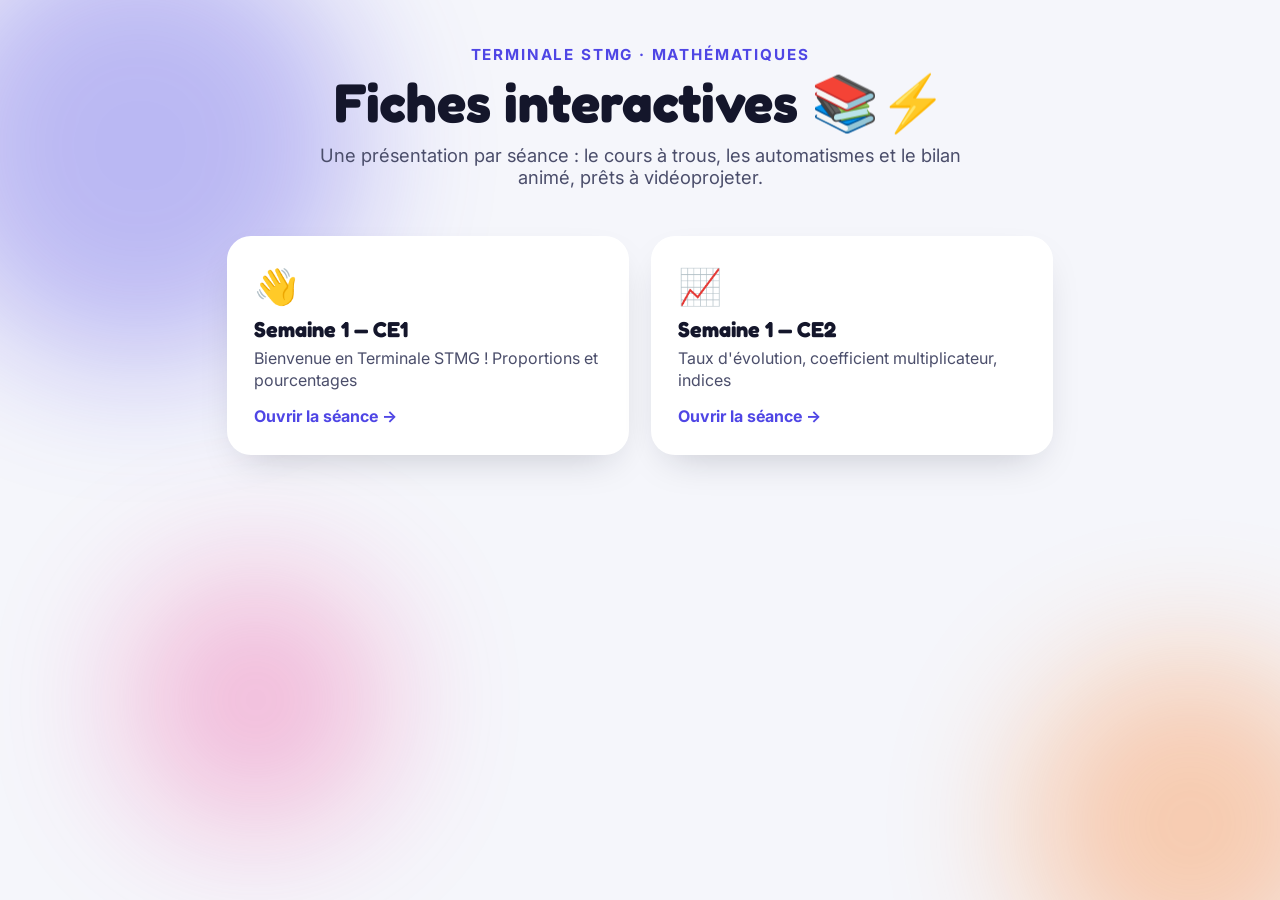
<file: index.html>
<!DOCTYPE html>
<html lang="fr">
<head>
<meta charset="UTF-8" />
<meta name="viewport" content="width=device-width, initial-scale=1.0" />
<title>Fiches interactives — Terminale STMG</title>
<link rel="preconnect" href="https://fonts.googleapis.com" />
<link rel="preconnect" href="https://fonts.gstatic.com" crossorigin />
<link href="https://fonts.googleapis.com/css2?family=Fredoka:wght@500;600;700&family=Inter:wght@400;500;600;700;800&display=swap" rel="stylesheet" />
<style>
  * { box-sizing: border-box; }
  html, body {
    margin: 0; padding: 0; min-height: 100%;
    background: #f5f6fb; color: #14162b;
    font-family: "Inter", system-ui, sans-serif;
  }
  #bg-decor { position: fixed; inset: 0; z-index: 0; overflow: hidden; pointer-events: none; }
  #bg-decor .blob { position: absolute; border-radius: 50%; filter: blur(70px); opacity: .35; animation: float 20s ease-in-out infinite; }
  #bg-decor .blob:nth-child(1) { width: 34vw; height: 34vw; top: -8%; left: -6%; background: #4f46e5; }
  #bg-decor .blob:nth-child(2) { width: 26vw; height: 26vw; bottom: -10%; right: -6%; background: #fb7a24; animation-delay: -6s; }
  #bg-decor .blob:nth-child(3) { width: 20vw; height: 20vw; bottom: 8%; left: 10%; background: #ec4899; animation-delay: -3s; }
  @keyframes float { 0%,100% { transform: translate(0,0) scale(1);} 50% { transform: translate(3vw,4vw) scale(1.06);} }

  main {
    position: relative; z-index: 1;
    max-width: 980px; margin: 0 auto;
    padding: 5vh 6vw 8vh;
  }
  header { text-align: center; margin-bottom: 3rem; }
  header .kicker {
    text-transform: uppercase; letter-spacing: .12em; font-weight: 700;
    font-size: .95rem; color: #4f46e5;
  }
  header h1 {
    font-family: "Fredoka", sans-serif;
    font-size: clamp(2.2rem, 5vw, 3.4rem);
    margin: .3rem 0 .6rem;
  }
  header p { font-size: 1.15rem; color: #4b4e6b; max-width: 56ch; margin: 0 auto; }

  #list {
    display: grid;
    grid-template-columns: repeat(auto-fill, minmax(280px, 1fr));
    gap: 1.4rem;
  }
  .card {
    display: block;
    background: #fff;
    border-radius: 24px;
    padding: 1.6rem 1.5rem;
    text-decoration: none;
    color: inherit;
    box-shadow: 0 16px 40px -18px rgba(20,22,43,.25);
    border: 3px solid transparent;
    transition: transform .2s ease, border-color .2s ease, box-shadow .2s ease;
  }
  .card:hover {
    transform: translateY(-4px);
    border-color: #c7d2fe;
    box-shadow: 0 24px 50px -18px rgba(79,70,229,.35);
  }
  .card .emoji { font-size: 2.2rem; }
  .card h2 { font-family: "Fredoka", sans-serif; font-size: 1.35rem; margin: .5rem 0 .3rem; }
  .card p { color: #4b4e6b; font-size: 1rem; line-height: 1.4; margin: 0; }
  .card .go { display: inline-block; margin-top: .9rem; font-weight: 700; color: #4f46e5; }

  #empty {
    text-align: center; color: #4b4e6b; font-size: 1.1rem;
    background: #fff; border-radius: 20px; padding: 2rem;
  }
</style>
</head>
<body>

  <div id="bg-decor"><div class="blob"></div><div class="blob"></div><div class="blob"></div></div>

  <main>
    <header>
      <p class="kicker">Terminale STMG · Mathématiques</p>
      <h1>Fiches interactives 📚⚡</h1>
      <p>Une présentation par séance : le cours à trous, les automatismes et le bilan animé, prêts à vidéoprojeter.</p>
    </header>

    <div id="list"></div>
    <div id="empty" style="display:none;">Aucune séance dans le manifest pour l'instant. Ajoute-en une dans <code>data/manifest.js</code>.</div>
  </main>

  <script src="data/manifest.js"></script>
  <script>
    const list = document.getElementById("list");
    const sessions = window.SESSIONS_MANIFEST || [];
    if (sessions.length === 0) {
      document.getElementById("empty").style.display = "block";
    } else {
      sessions.forEach((s) => {
        const a = document.createElement("a");
        a.className = "card";
        a.href = `seance.html?s=${encodeURIComponent(s.id)}`;
        a.innerHTML = `
          <div class="emoji">${s.emoji || "📄"}</div>
          <h2>${s.title}</h2>
          <p>${s.subtitle || ""}</p>
          <span class="go">Ouvrir la séance →</span>
        `;
        list.appendChild(a);
      });
    }
  </script>
</body>
</html>
</file>
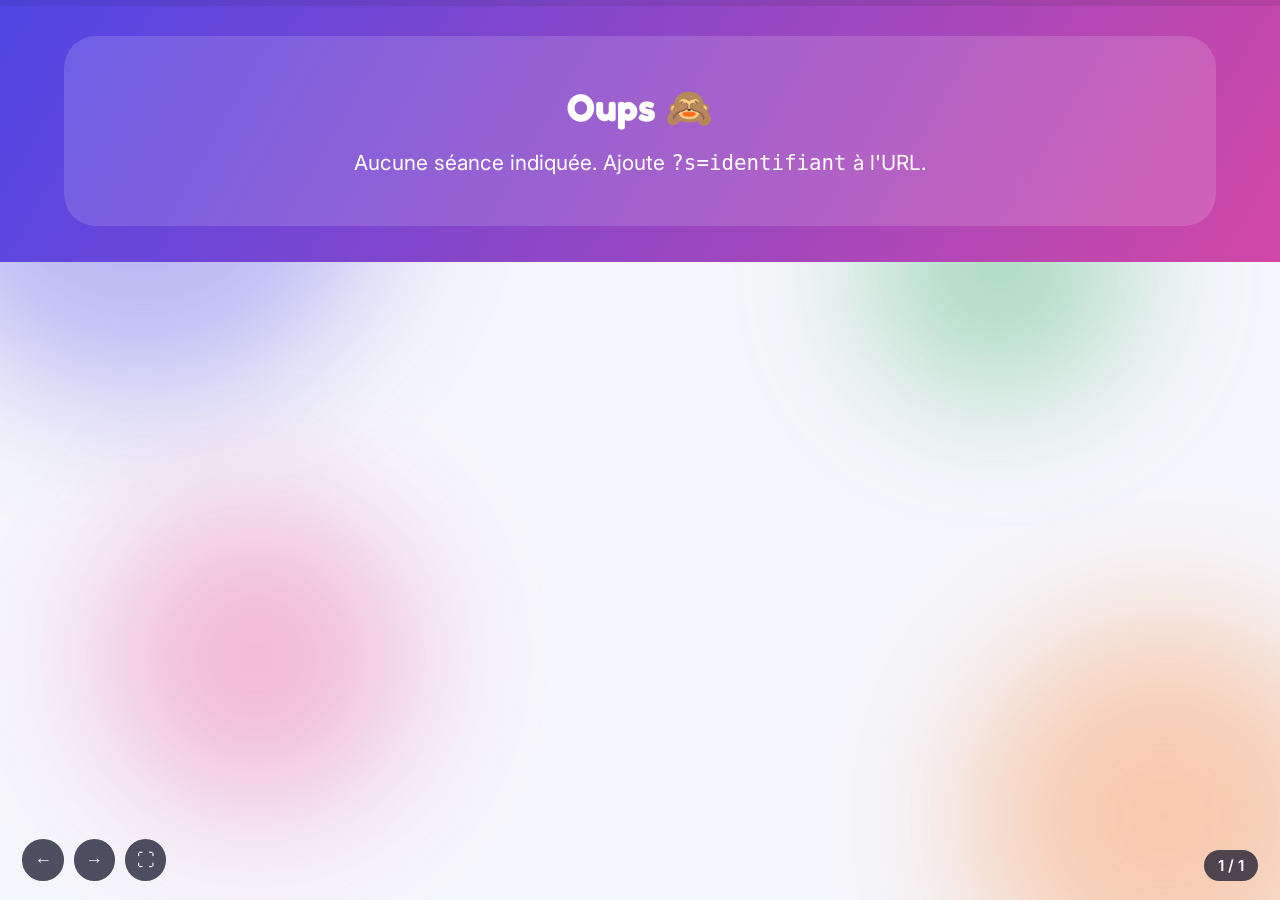
<file: seance.html>
<!DOCTYPE html>
<html lang="fr">
<head>
<meta charset="UTF-8" />
<meta name="viewport" content="width=device-width, initial-scale=1.0" />
<title>Fiche interactive — Terminale STMG</title>
<link rel="preconnect" href="https://fonts.googleapis.com" />
<link rel="preconnect" href="https://fonts.gstatic.com" crossorigin />
<link href="https://fonts.googleapis.com/css2?family=Fredoka:wght@500;600;700&family=Inter:wght@400;500;600;700;800&display=swap" rel="stylesheet" />
<link rel="stylesheet" href="assets/style.css" />
</head>
<body>

  <div id="bg-decor">
    <div class="blob"></div>
    <div class="blob"></div>
    <div class="blob"></div>
    <div class="blob"></div>
  </div>

  <main id="deck"></main>

  <div id="progress-track" class="chrome">
    <div id="progress-fill"></div>
  </div>

  <div id="nav-buttons" class="chrome">
    <button id="btn-prev" class="nav-btn" aria-label="Précédent">←</button>
    <button id="btn-next" class="nav-btn" aria-label="Suivant">→</button>
    <button id="btn-fullscreen" class="nav-btn" aria-label="Plein écran">⛶</button>
  </div>

  <div id="slide-dots" class="chrome"></div>
  <div id="slide-counter" class="chrome">1 / 1</div>

  <script src="assets/confetti.js"></script>
  <script src="assets/engine.js"></script>
</body>
</html>
</file>
<file: assets/style.css>
/* =========================================================================
   Thème "Clair & énergique" — Fiches interactives Terminale STMG
   ========================================================================= */

:root {
  --ink: #14162b;
  --ink-soft: #4b4e6b;
  --indigo: #4f46e5;
  --blue: #2563eb;
  --orange: #fb7a24;
  --pink: #ec4899;
  --green: #16a34a;
  --yellow: #eab308;
  --purple: #8b5cf6;
  --bg: #f5f6fb;
  --card: #ffffff;
  --radius-lg: 32px;
  --radius-md: 18px;
  --shadow-lg: 0 30px 70px -25px rgba(20, 22, 43, 0.35);
  --shadow-sm: 0 10px 25px -12px rgba(20, 22, 43, 0.25);
}

* { box-sizing: border-box; }

html, body {
  margin: 0;
  padding: 0;
  width: 100%;
  height: 100%;
  overflow: hidden;
  background: var(--bg);
  color: var(--ink);
  font-family: "Inter", system-ui, sans-serif;
  -webkit-font-smoothing: antialiased;
}

h1, h2, h3 {
  font-family: "Fredoka", "Inter", sans-serif;
  margin: 0;
  line-height: 1.05;
}

p { margin: 0; }

/* ---------------------------------------------------------------------- *
 *  Décor de fond permanent : blobs flottants
 * ---------------------------------------------------------------------- */
#bg-decor {
  position: fixed;
  inset: 0;
  z-index: 0;
  overflow: hidden;
  pointer-events: none;
}
#bg-decor .blob {
  position: absolute;
  border-radius: 50%;
  filter: blur(70px);
  opacity: 0.35;
  animation: float 18s ease-in-out infinite;
}
#bg-decor .blob:nth-child(1) { width: 38vw; height: 38vw; top: -10%; left: -8%; background: var(--indigo); animation-duration: 22s; }
#bg-decor .blob:nth-child(2) { width: 30vw; height: 30vw; bottom: -12%; right: -6%; background: var(--orange); animation-duration: 26s; animation-delay: -6s; }
#bg-decor .blob:nth-child(3) { width: 24vw; height: 24vw; bottom: 10%; left: 8%; background: var(--pink); animation-duration: 20s; animation-delay: -3s; }
#bg-decor .blob:nth-child(4) { width: 20vw; height: 20vw; top: 15%; right: 12%; background: var(--green); animation-duration: 24s; animation-delay: -10s; }

@keyframes float {
  0%, 100% { transform: translate(0, 0) scale(1); }
  33% { transform: translate(4vw, 3vw) scale(1.08); }
  66% { transform: translate(-3vw, 4vw) scale(0.95); }
}

/* ---------------------------------------------------------------------- *
 *  Deck / slides
 * ---------------------------------------------------------------------- */
#deck {
  position: relative;
  width: 100vw;
  height: 100vh;
  z-index: 1;
}

.slide {
  position: absolute;
  inset: 0;
  display: flex;
  align-items: center;
  justify-content: center;
  padding: 4vh 5vw;
  opacity: 0;
  transform: scale(0.9) translateY(3vh);
  pointer-events: none;
  transition: opacity 0.65s cubic-bezier(0.16, 1, 0.3, 1), transform 0.65s cubic-bezier(0.16, 1, 0.3, 1);
}
.slide.active {
  opacity: 1;
  transform: scale(1) translateY(0);
  pointer-events: auto;
}

.slide-bg {
  position: absolute;
  inset: 0;
  z-index: 0;
  border-radius: 0;
}

/* Dégradés par type de slide */
.kind-title .slide-bg { background: linear-gradient(120deg, #4f46e5, #ec4899 55%, #fb7a24); background-size: 220% 220%; animation: gradientShift 12s ease infinite; }
.kind-objectif .slide-bg { background: linear-gradient(135deg, #eef2ff, #e0e7ff); }
.kind-organisation .slide-bg { background: linear-gradient(135deg, #fff7ed, #ffe4e6); }
.kind-flash .slide-bg { background: linear-gradient(135deg, #ecfeff, #eef2ff); }
.kind-cours .slide-bg { background: linear-gradient(135deg, #fefce8, #fff7ed); }
.kind-exercice .slide-bg { background: linear-gradient(135deg, #f0fdf4, #ecfeff); }
.kind-bilan .slide-bg { background: linear-gradient(135deg, #fdf4ff, #ffe4e6); }
.kind-fin .slide-bg { background: linear-gradient(120deg, #16a34a, #4f46e5 55%, #ec4899); background-size: 220% 220%; animation: gradientShift 10s ease infinite; }

@keyframes gradientShift {
  0% { background-position: 0% 50%; }
  50% { background-position: 100% 50%; }
  100% { background-position: 0% 50%; }
}

/* ---------------------------------------------------------------------- *
 *  Stage : la carte claire qui porte le texte (lisibilité +++)
 * ---------------------------------------------------------------------- */
.stage {
  position: relative;
  z-index: 1;
  width: min(1180px, 92vw);
  max-height: 86vh;
  overflow-y: auto;
  background: rgba(255, 255, 255, 0.94);
  border-radius: var(--radius-lg);
  box-shadow: var(--shadow-lg);
  padding: clamp(2rem, 4vw, 4rem);
  backdrop-filter: blur(6px);
  display: flex;
  flex-direction: column;
  align-items: center;
  gap: 1.4rem;
  text-align: center;
}

.kind-title .stage,
.kind-fin .stage {
  background: rgba(255, 255, 255, 0.14);
  box-shadow: none;
  backdrop-filter: none;
  color: #fff;
}

h2 {
  font-size: clamp(2rem, 3.6vw, 3.2rem);
  color: var(--ink);
}
.kind-title h2, .kind-fin h2 { color: #fff; }

.subtitle { font-size: clamp(1.1rem, 1.6vw, 1.5rem); color: var(--ink-soft); }
.subtitle.small { margin-top: -0.8rem; }
.kind-title .subtitle, .kind-fin .subtitle { color: rgba(255,255,255,0.92); }

/* ---------------------------------------------------------------------- *
 *  Slide titre
 * ---------------------------------------------------------------------- */
.stage-title .kicker {
  font-weight: 700;
  letter-spacing: 0.14em;
  text-transform: uppercase;
  font-size: clamp(0.9rem, 1.1vw, 1.15rem);
  opacity: 0.85;
}
.title-word {
  font-size: clamp(2.6rem, 6.4vw, 6rem);
  font-weight: 700;
  color: #fff;
  text-shadow: 0 12px 40px rgba(0,0,0,0.25);
  animation: popIn 0.9s cubic-bezier(0.34, 1.56, 0.64, 1);
}
.footer-note { font-size: clamp(1rem, 1.3vw, 1.3rem); font-weight: 600; }
.nav-tip {
  margin-top: 1.4rem;
  font-size: 0.95rem;
  opacity: 0.85;
  background: rgba(255,255,255,0.15);
  padding: 0.55em 1.1em;
  border-radius: 999px;
}

@keyframes popIn {
  0% { transform: scale(0.6); opacity: 0; }
  70% { transform: scale(1.05); opacity: 1; }
  100% { transform: scale(1); }
}

/* ---------------------------------------------------------------------- *
 *  Objectif
 * ---------------------------------------------------------------------- */
.icon-badge {
  font-size: 3.4rem;
  animation: bounceIn 0.8s cubic-bezier(0.34, 1.56, 0.64, 1);
}
.lead { font-size: clamp(1.3rem, 2.2vw, 1.9rem); line-height: 1.5; max-width: 46ch; }

@keyframes bounceIn {
  0% { transform: scale(0) rotate(-15deg); opacity: 0; }
  60% { transform: scale(1.2) rotate(8deg); opacity: 1; }
  100% { transform: scale(1) rotate(0); }
}

/* ---------------------------------------------------------------------- *
 *  Organisation de l'année (cartes)
 * ---------------------------------------------------------------------- */
.card-row {
  display: flex;
  gap: 1.6rem;
  flex-wrap: wrap;
  justify-content: center;
  margin-top: 0.6rem;
}
.org-card {
  width: 260px;
  background: var(--card);
  border-radius: var(--radius-md);
  box-shadow: var(--shadow-sm);
  padding: 1.8rem 1.4rem;
  opacity: 0;
  transform: translateY(40px) scale(0.9);
  transition: opacity 0.55s cubic-bezier(0.16, 1, 0.3, 1), transform 0.55s cubic-bezier(0.16, 1, 0.3, 1);
  transition-delay: var(--delay, 0s);
  border: 3px solid transparent;
}
.org-card:nth-child(1) { border-color: #c7d2fe; }
.org-card:nth-child(2) { border-color: #fed7aa; }
.org-card:nth-child(3) { border-color: #fbcfe8; }
.org-card.revealed { opacity: 1; transform: translateY(0) scale(1); }
.org-icon { font-size: 2.6rem; margin-bottom: 0.5rem; }
.org-card h3 { font-size: 1.3rem; margin-bottom: 0.4rem; }
.org-card p { font-size: 1.02rem; color: var(--ink-soft); line-height: 1.4; }

/* ---------------------------------------------------------------------- *
 *  Automatismes flash
 * ---------------------------------------------------------------------- */
.flash-list {
  list-style: none;
  margin: 0;
  padding: 0;
  display: flex;
  flex-direction: column;
  gap: 0.9rem;
  width: 100%;
  text-align: left;
}
.flash-item {
  display: flex;
  gap: 1rem;
  align-items: flex-start;
  background: var(--card);
  border-radius: var(--radius-md);
  padding: 1rem 1.3rem;
  box-shadow: var(--shadow-sm);
  opacity: 0.55;
  transform: translateX(-16px);
  transition: all 0.4s cubic-bezier(0.16, 1, 0.3, 1);
}
.flash-item.revealed { opacity: 1; transform: translateX(0); }
.flash-num {
  flex: none;
  width: 2.2rem;
  height: 2.2rem;
  border-radius: 50%;
  background: var(--indigo);
  color: #fff;
  display: flex;
  align-items: center;
  justify-content: center;
  font-weight: 700;
  font-size: 1.05rem;
}
.flash-item.revealed .flash-num { background: var(--green); animation: pop 0.4s cubic-bezier(0.34, 1.56, 0.64, 1); }
.flash-q { font-size: clamp(1.05rem, 1.5vw, 1.3rem); font-weight: 600; }
.flash-a { margin-top: 0.35rem; font-size: 1.1rem; cursor: pointer; }
.flash-a .dots { color: #9ca3af; font-style: italic; }
.flash-a .answer { display: none; color: var(--green); font-weight: 700; }
.flash-item.revealed .flash-a .dots { display: none; }
.flash-item.revealed .flash-a .answer { display: inline; animation: pop 0.4s cubic-bezier(0.34, 1.56, 0.64, 1); }

@keyframes pop {
  0% { transform: scale(0.7); }
  60% { transform: scale(1.15); }
  100% { transform: scale(1); }
}

/* ---------------------------------------------------------------------- *
 *  Rappels de cours (trous)
 * ---------------------------------------------------------------------- */
.cours-blocks {
  width: 100%;
  text-align: left;
  display: flex;
  flex-direction: column;
  gap: 1.3rem;
}
.cours-block {
  background: var(--card);
  border-radius: var(--radius-md);
  padding: 1.2rem 1.6rem;
  box-shadow: var(--shadow-sm);
}
.block-label {
  font-family: "Fredoka", sans-serif;
  font-weight: 600;
  color: var(--indigo);
  font-size: 1.15rem;
  margin-bottom: 0.5rem;
}
.cours-line {
  font-size: clamp(1.05rem, 1.5vw, 1.25rem);
  line-height: 1.65;
  margin-bottom: 0.3rem;
}
.cours-line.big {
  font-size: clamp(1.2rem, 2vw, 1.6rem);
  font-weight: 700;
  text-align: center;
  padding: 0.4rem 0;
}

.trou {
  display: inline-flex;
  align-items: center;
  justify-content: center;
  min-width: 2.6em;
  padding: 0.08em 0.55em;
  margin: 0 0.15em;
  border-radius: 8px;
  border-bottom: 3px dotted var(--indigo);
  background: rgba(79, 70, 229, 0.08);
  cursor: pointer;
  font-weight: 700;
  transition: all 0.3s cubic-bezier(0.34, 1.56, 0.64, 1);
}
.trou .answer { display: none; color: var(--indigo); }
.trou .dots { color: var(--indigo); opacity: 0.55; }
.trou:hover { background: rgba(79, 70, 229, 0.16); }
.trou.revealed {
  background: rgba(22, 163, 74, 0.12);
  border-bottom-color: var(--green);
  animation: pop 0.35s cubic-bezier(0.34, 1.56, 0.64, 1);
}
.trou.revealed .dots { display: none; }
.trou.revealed .answer { display: inline; color: #15803d; }

/* ---------------------------------------------------------------------- *
 *  Exercices
 * ---------------------------------------------------------------------- */
.ex-header { display: flex; align-items: center; gap: 0.8rem; justify-content: center; flex-wrap: wrap; }
.tag {
  background: var(--orange);
  color: #fff;
  font-size: 0.85rem;
  font-weight: 700;
  padding: 0.25em 0.8em;
  border-radius: 999px;
  text-transform: uppercase;
  letter-spacing: 0.04em;
}
.ex-context {
  font-size: clamp(1.05rem, 1.5vw, 1.3rem);
  max-width: 62ch;
  color: var(--ink-soft);
  line-height: 1.55;
}
.ex-questions { width: 100%; display: flex; flex-direction: column; gap: 0.8rem; text-align: left; }
.ex-item {
  background: var(--card);
  border-radius: var(--radius-md);
  padding: 1rem 1.4rem;
  box-shadow: var(--shadow-sm);
}
.ex-q { font-size: clamp(1rem, 1.4vw, 1.2rem); font-weight: 600; }
.ex-a { margin-top: 0.5rem; cursor: pointer; font-size: 1.08rem; }
.ex-a .dots { color: #9ca3af; font-style: italic; }
.ex-a .answer { display: none; color: var(--green); font-weight: 700; }
.ex-item.revealed .ex-a .dots { display: none; }
.ex-item.revealed .ex-a .answer { display: inline; animation: pop 0.4s cubic-bezier(0.34, 1.56, 0.64, 1); }
.ex-item.revealed { box-shadow: 0 0 0 3px rgba(22,163,74,0.3), var(--shadow-sm); }

/* ---------------------------------------------------------------------- *
 *  Bilan
 * ---------------------------------------------------------------------- */
.bilan-list {
  list-style: none;
  margin: 0;
  padding: 0;
  display: flex;
  flex-direction: column;
  gap: 1rem;
  text-align: left;
  width: 100%;
}
.bilan-item {
  background: var(--card);
  border-radius: var(--radius-md);
  padding: 1.1rem 1.5rem;
  box-shadow: var(--shadow-sm);
  font-size: clamp(1.05rem, 1.6vw, 1.35rem);
  line-height: 1.6;
  position: relative;
  padding-left: 3rem;
}
.bilan-item::before {
  content: "★";
  position: absolute;
  left: 1.1rem;
  top: 1.1rem;
  color: var(--yellow);
  font-size: 1.3rem;
}

/* ---------------------------------------------------------------------- *
 *  Slide finale
 * ---------------------------------------------------------------------- */
.kind-fin .stage { gap: 1rem; }
.trophy {
  font-size: 4rem;
  animation: bounceIn 0.9s cubic-bezier(0.34, 1.56, 0.64, 1);
}
.kind-fin h1 {
  font-size: clamp(2.2rem, 5vw, 4.2rem);
  color: #fff;
  text-shadow: 0 10px 30px rgba(0,0,0,0.25);
}
.fin-list {
  list-style: none;
  margin: 0.6rem 0 0;
  padding: 0;
  display: flex;
  flex-direction: column;
  gap: 0.7rem;
  text-align: left;
  max-width: 640px;
}
.fin-item {
  background: rgba(255,255,255,0.16);
  color: #fff;
  border-radius: var(--radius-md);
  padding: 0.85rem 1.2rem;
  font-size: clamp(1rem, 1.4vw, 1.2rem);
  opacity: 0;
  transform: translateY(16px);
  animation: finItemIn 0.55s cubic-bezier(0.16, 1, 0.3, 1) forwards;
  animation-delay: var(--delay, 0s);
}
.fin-item .check {
  display: inline-flex;
  width: 1.5em;
  height: 1.5em;
  border-radius: 50%;
  background: #fff;
  color: var(--green);
  align-items: center;
  justify-content: center;
  margin-right: 0.6em;
  font-weight: 700;
}
@keyframes finItemIn {
  to { opacity: 1; transform: translateY(0); }
}

/* ---------------------------------------------------------------------- *
 *  Barre de navigation (chrome)
 * ---------------------------------------------------------------------- */
.chrome {
  position: fixed;
  z-index: 5;
}
#progress-track {
  top: 0; left: 0; right: 0;
  height: 6px;
  background: rgba(0,0,0,0.08);
}
#progress-fill {
  height: 100%;
  width: 0%;
  background: linear-gradient(90deg, var(--indigo), var(--pink), var(--orange));
  transition: width 0.4s cubic-bezier(0.16, 1, 0.3, 1);
}
#slide-counter {
  bottom: 1.2rem;
  right: 1.4rem;
  background: rgba(20,22,43,0.75);
  color: #fff;
  font-weight: 600;
  font-size: 0.95rem;
  padding: 0.4em 0.9em;
  border-radius: 999px;
  backdrop-filter: blur(4px);
}
#nav-buttons {
  bottom: 1.2rem;
  left: 1.4rem;
  display: flex;
  gap: 0.6rem;
}
.nav-btn {
  width: 2.6rem;
  height: 2.6rem;
  border-radius: 50%;
  border: none;
  background: rgba(20,22,43,0.75);
  color: #fff;
  font-size: 1.1rem;
  cursor: pointer;
  display: flex;
  align-items: center;
  justify-content: center;
  transition: transform 0.15s ease, background 0.15s ease;
}
.nav-btn:hover { background: var(--indigo); transform: scale(1.08); }

#slide-dots {
  bottom: 1.2rem;
  left: 50%;
  transform: translateX(-50%);
  display: flex;
  gap: 0.5rem;
  max-width: 60vw;
  overflow-x: auto;
  padding: 0.3rem;
}
.dot {
  width: 10px;
  height: 10px;
  border-radius: 50%;
  border: none;
  background: rgba(20,22,43,0.25);
  cursor: pointer;
  flex: none;
  transition: all 0.2s ease;
}
.dot.active { background: var(--indigo); width: 26px; border-radius: 6px; }

#confetti-canvas {
  position: fixed;
  inset: 0;
  z-index: 20;
  pointer-events: none;
}

/* ---------------------------------------------------------------------- *
 *  Petits écrans (aperçu / répétition avant le cours)
 * ---------------------------------------------------------------------- */
@media (max-width: 720px) {
  .stage { padding: 1.4rem; gap: 1rem; }
  .card-row { gap: 1rem; }
  #slide-dots { max-width: 45vw; }
}
</file>
